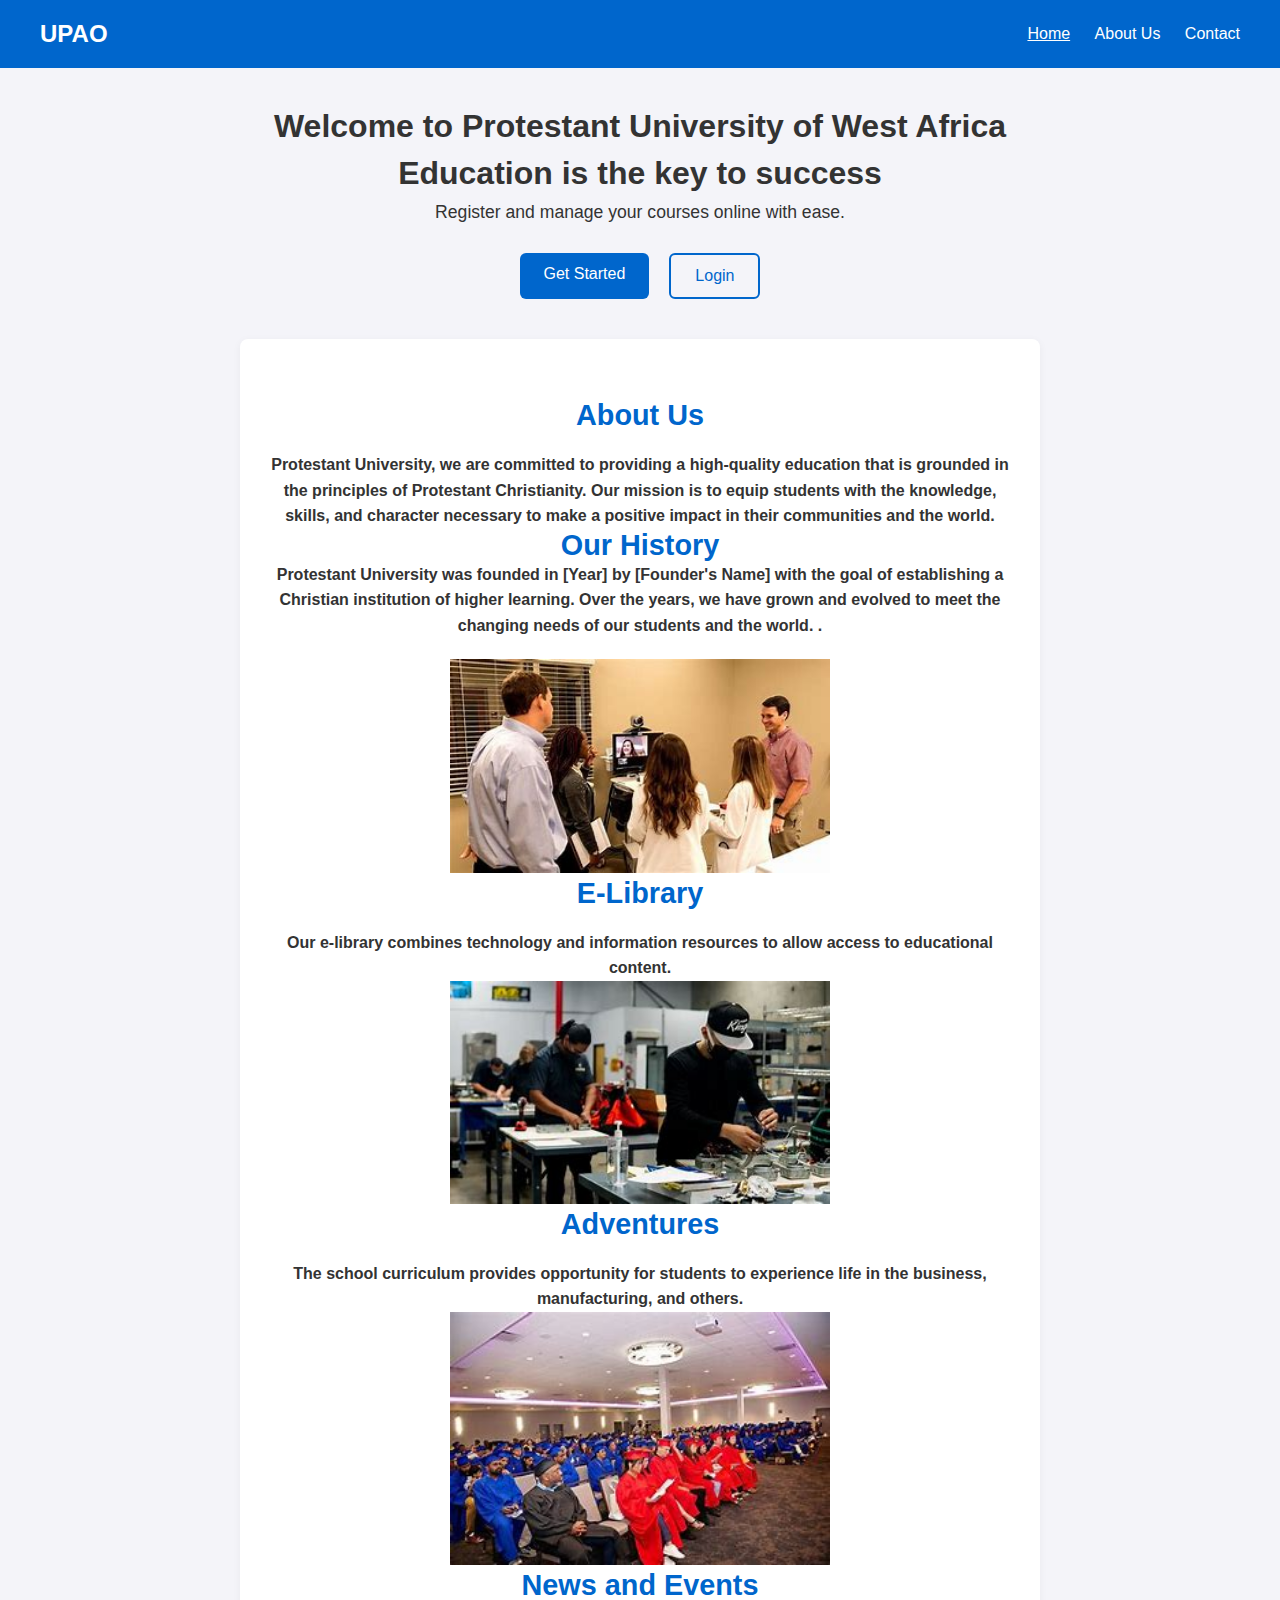
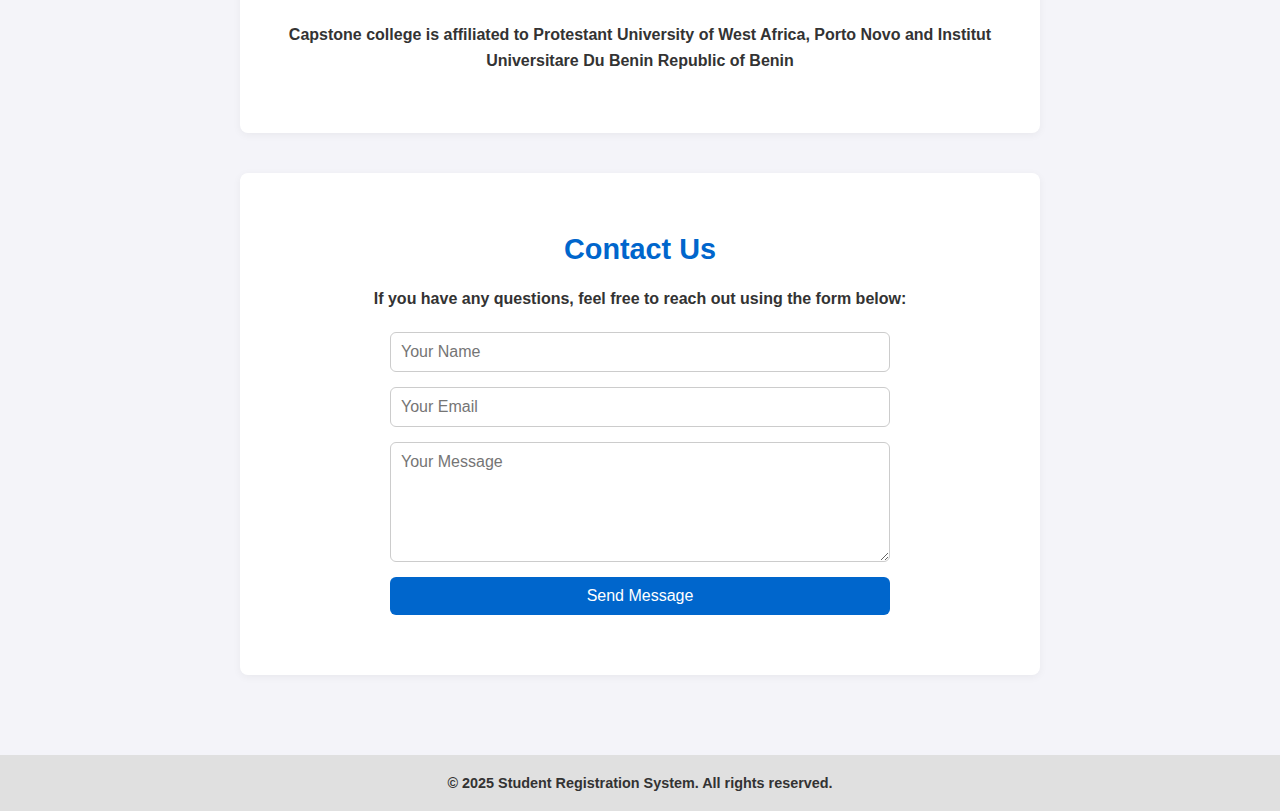
<file: index.html>
<!DOCTYPE html>
<html lang="en">
<head>
  <meta charset="UTF-8">
  <meta name="viewport" content="width=device-width, initial-scale=1.0">
  <title>Student Registration System</title>
  <link rel="stylesheet" href="Home.css">
</head>
<body>
  <header>
    <h1>UPAO</h1>
    <nav>
        
      <a href="index.html" class="active">Home</a>
      <a href="#about">About Us</a>
      <a href="#contact">Contact</a>
      
    </nav>
  </header>
  <main>
   
    <section class="hero">
      <h2>Welcome to Protestant University of West Africa</h2>
      <h2>Education is the key to success</h2>
      <p>Register and manage your courses online with ease.</p>
     
      <div class="img"></div>
      <div class="center">
      <div class="buttons">
        <a href="Registration.html" class="btn">Get Started</a>
        <a href="Login.html" class="btn outline">Login</a>
      </div>
    </section>

    <section id="about" class="info-section">
      <h2>About Us</h2>
      <p>
        <div class="about-section">
          <b><p>
           Protestant University, we are committed to providing a high-quality education that is grounded in the principles of Protestant Christianity.
             Our mission is to equip students with the knowledge, skills, and character necessary to make a positive impact in their communities and the world.
        </div>
        
        <h2 style="text-align:center">Our History
         <p>
          Protestant University was founded in [Year] by [Founder's Name] with the goal of establishing a Christian institution of higher learning. Over the years, 
          we have grown and evolved to meet the changing needs of our students and the world.
          .</h2>
        <div class="row">
          <div class="column">
            <div class="card">
              <img src="download (3).jfif" alt="" style="width:50%">
              <div class="container">
                <h2>E-Library</h2>
                <p class="title"></p>
                <p>Our e-library combines technology and information resources to allow access to educational content.
               
            
              </div>
            </div>
          </div>
        
          <div class="column">
            <div class="card">
              <img src="download.jfif" alt="" style="width:50%">
              <div class="container">
                <h2>Adventures</h2>
                <p class="title"></p>
                <p>The school curriculum provides opportunity for students to experience life in the business, manufacturing, and others.</p>
              
                
              </div>
            </div>
          </div>
        
          <div class="column">
            <div class="card">
              <img src="download (1).jfif" alt="" style="width:50%">
              <div class="container">
                <h2>News and Events</h2>
                <p class="title"></p>
                <p>Capstone college is affiliated to Protestant University of West Africa, Porto Novo and Institut Universitare Du Benin Republic of Benin</p>
               
               
              </div>
      </p>
    </section>

  <section id="contact" class="info-section">
    <h2>Contact Us</h2>
    <p>If you have any questions, feel free to reach out using the form below:</p>
    
    <form class="contact-form" action="contact.php" method="POST">
      <input type="text" name="name" placeholder="Your Name" required />
      <input type="email" name="email" placeholder="Your Email" required />
      <textarea name="message" placeholder="Your Message" required></textarea>
      <button type="submit">Send Message</button>
    </form>
    </ul>
  </section>
</main>


  <footer>
    <p>&copy; 2025 Student Registration System. All rights reserved.</p>
  </footer>
</body>
</html>
</file>
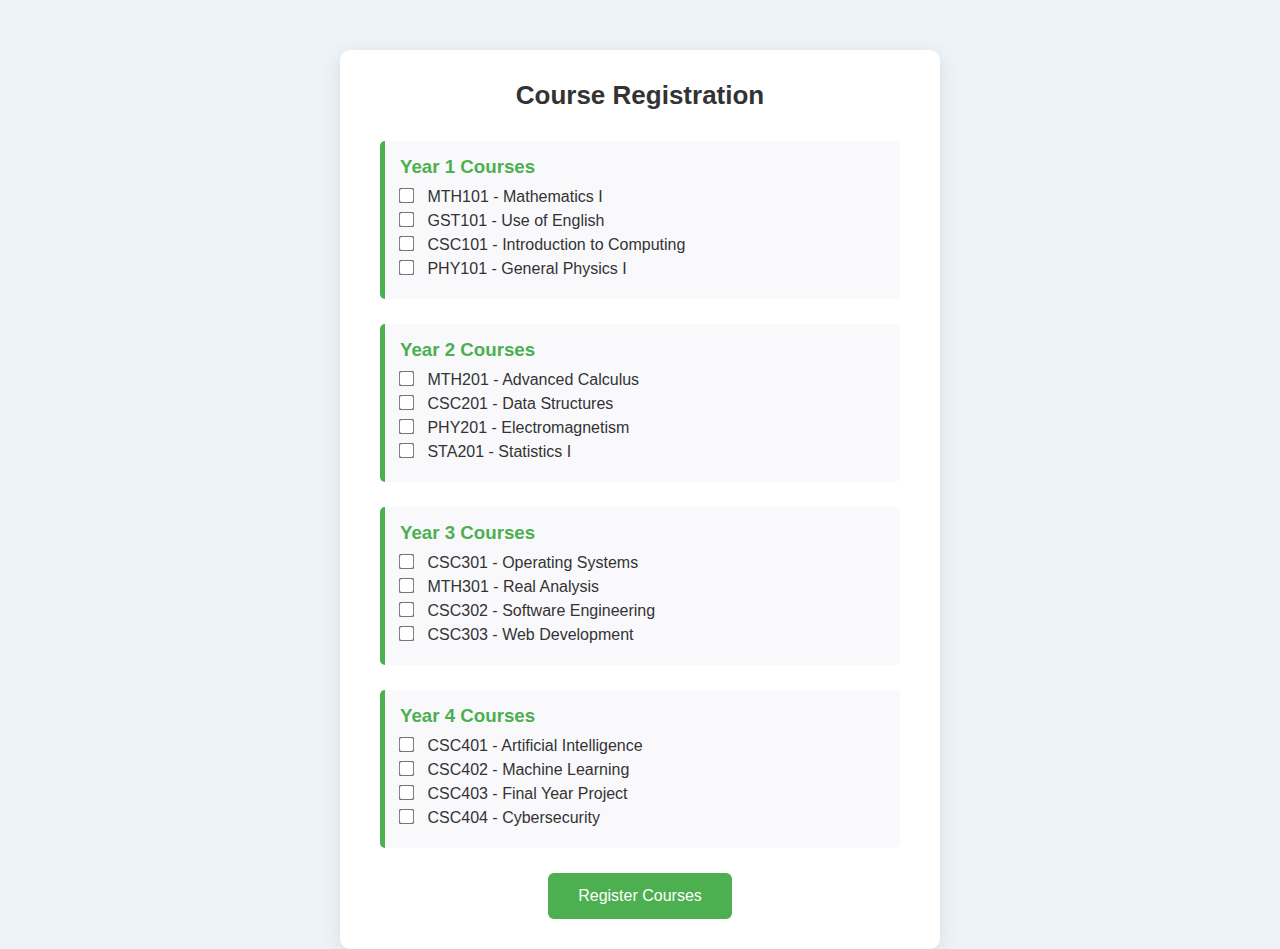
<file: course _registration.html>
<!DOCTYPE html>
<html lang="en">
<head>
    <title>Course Registration</title>
    <style>
        * {
            margin: 0;
            padding: 0;
            box-sizing: border-box;
        }

        body {
            font-family: 'Segoe UI', Tahoma, Geneva, Verdana, sans-serif;
            background-color: #eef3f7;
            display: flex;
            justify-content: center;
            align-items: flex-start;
            padding-top: 50px;
            min-height: 100vh;
        }

        .registration-container {
            background-color: white;
            padding: 30px 40px;
            border-radius: 10px;
            box-shadow: 0 5px 20px rgba(0, 0, 0, 0.1);
            width: 600px;
        }

        h2 {
            text-align: center;
            color: #333;
            margin-bottom: 30px;
            font-size: 26px;
        }

        .year-section {
            margin-bottom: 25px;
            padding: 15px;
            background-color: #f9f9fc;
            border-left: 5px solid #4CAF50;
            border-radius: 5px;
        }

        .year-section h3 {
            margin-bottom: 10px;
            color: #4CAF50;
        }

        .year-section label {
            display: block;
            margin: 6px 0;
            font-size: 16px;
            color: #333;
        }

        input[type="checkbox"] {
            margin-right: 10px;
            transform: scale(1.2);
        }

        .form-action {
            text-align: center;
            margin-top: 20px;
        }

        .submit-btn {
            background-color: #4CAF50;
            color: white;
            padding: 14px 30px;
            border: none;
            border-radius: 6px;
            font-size: 16px;
            cursor: pointer;
            transition: background-color 0.3s ease;
        }

        .submit-btn:hover {
            background-color: #45a049;
        }
    </style>
</head>
<body>
    <div class="registration-container">
        <h2>Course Registration</h2>
        <form onsubmit="return showSuccessMessage();">

            <div class="year-section">
                <h3>Year 1 Courses</h3>
                <label><input type="checkbox" name="courses[]" value="MTH101"> MTH101 - Mathematics I</label>
                <label><input type="checkbox" name="courses[]" value="GST101"> GST101 - Use of English</label>
                <label><input type="checkbox" name="courses[]" value="CSC101"> CSC101 - Introduction to Computing</label>
                <label><input type="checkbox" name="courses[]" value="PHY101"> PHY101 - General Physics I</label>
            </div>

            <div class="year-section">
                <h3>Year 2 Courses</h3>
                <label><input type="checkbox" name="courses[]" value="MTH201"> MTH201 - Advanced Calculus</label>
                <label><input type="checkbox" name="courses[]" value="CSC201"> CSC201 - Data Structures</label>
                <label><input type="checkbox" name="courses[]" value="PHY201"> PHY201 - Electromagnetism</label>
                <label><input type="checkbox" name="courses[]" value="STA201"> STA201 - Statistics I</label>
            </div>

            <div class="year-section">
                <h3>Year 3 Courses</h3>
                <label><input type="checkbox" name="courses[]" value="CSC301"> CSC301 - Operating Systems</label>
                <label><input type="checkbox" name="courses[]" value="MTH301"> MTH301 - Real Analysis</label>
                <label><input type="checkbox" name="courses[]" value="CSC302"> CSC302 - Software Engineering</label>
                <label><input type="checkbox" name="courses[]" value="CSC303"> CSC303 - Web Development</label>
            </div>

            <div class="year-section">
                <h3>Year 4 Courses</h3>
                <label><input type="checkbox" name="courses[]" value="CSC401"> CSC401 - Artificial Intelligence</label>
                <label><input type="checkbox" name="courses[]" value="CSC402"> CSC402 - Machine Learning</label>
                <label><input type="checkbox" name="courses[]" value="CSC403"> CSC403 - Final Year Project</label>
                <label><input type="checkbox" name="courses[]" value="CSC404"> CSC404 - Cybersecurity</label>
            </div>

            <div class="form-action">
                <input type="submit" value="Register Courses" class="submit-btn">
            </div>
        </form>
    </div>

    <script>
        function showSuccessMessage() {
            alert("✅ Course registration successful!");
            return false; // Prevent form from submitting
        }
    </script>
</body>
</html>
</file>
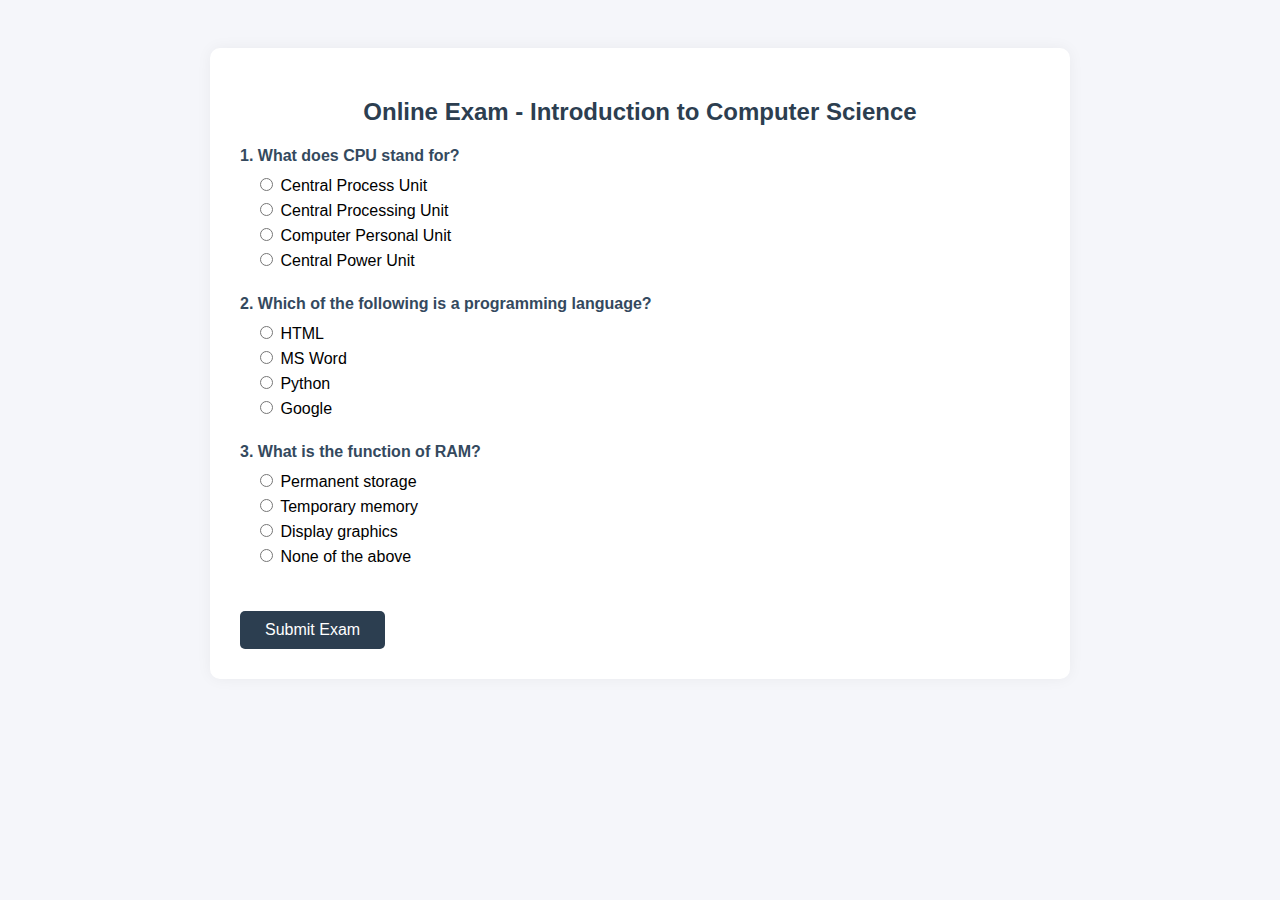
<file: exams.html>
<!DOCTYPE html>
<html lang="en">
<head>
 
  <title>Online Exam</title>
  <style>
    body {
      font-family: 'Segoe UI', sans-serif;
      background: #f5f6fa;
      padding: 40px;
    }

    .exam-container {
      max-width: 800px;
      margin: auto;
      background: #fff;
      padding: 30px;
      border-radius: 10px;
      box-shadow: 0 0 15px rgba(0,0,0,0.05);
    }

    h2 {
      text-align: center;
      color: #2c3e50;
    }

    .question {
      margin-bottom: 25px;
    }

    .question h4 {
      margin-bottom: 10px;
      color: #34495e;
    }

    label {
      display: block;
      margin-left: 15px;
      margin-bottom: 5px;
    }

    input[type="submit"] {
      margin-top: 20px;
      padding: 10px 25px;
      background: #2c3e50;
      color: #fff;
      border: none;
      border-radius: 5px;
      cursor: pointer;
      font-size: 16px;
    }

    input[type="submit"]:hover {
      background: #1a242f;
    }
  </style>
</head>
<body>

  <div class="exam-container">
    <h2>Online Exam - Introduction to Computer Science</h2>
    <form onsubmit="submitExam(event)">
      
      <div class="question">
        <h4>1. What does CPU stand for?</h4>
        <label><input type="radio" name="q1" value="a"> Central Process Unit</label>
        <label><input type="radio" name="q1" value="b"> Central Processing Unit</label>
        <label><input type="radio" name="q1" value="c"> Computer Personal Unit</label>
        <label><input type="radio" name="q1" value="d"> Central Power Unit</label>
      </div>

      <div class="question">
        <h4>2. Which of the following is a programming language?</h4>
        <label><input type="radio" name="q2" value="a"> HTML</label>
        <label><input type="radio" name="q2" value="b"> MS Word</label>
        <label><input type="radio" name="q2" value="c"> Python</label>
        <label><input type="radio" name="q2" value="d"> Google</label>
      </div>

      <div class="question">
        <h4>3. What is the function of RAM?</h4>
        <label><input type="radio" name="q3" value="a"> Permanent storage</label>
        <label><input type="radio" name="q3" value="b"> Temporary memory</label>
        <label><input type="radio" name="q3" value="c"> Display graphics</label>
        <label><input type="radio" name="q3" value="d"> None of the above</label>
      </div>

      <input type="submit" value="Submit Exam">
    </form>
  </div>

  <script>
    function submitExam(event) {
      event.preventDefault();
      alert("Your exam has been submitted successfully!");
      // You can add code here to process results or send to server
    }
  </script>

</body>
</html>
</file>
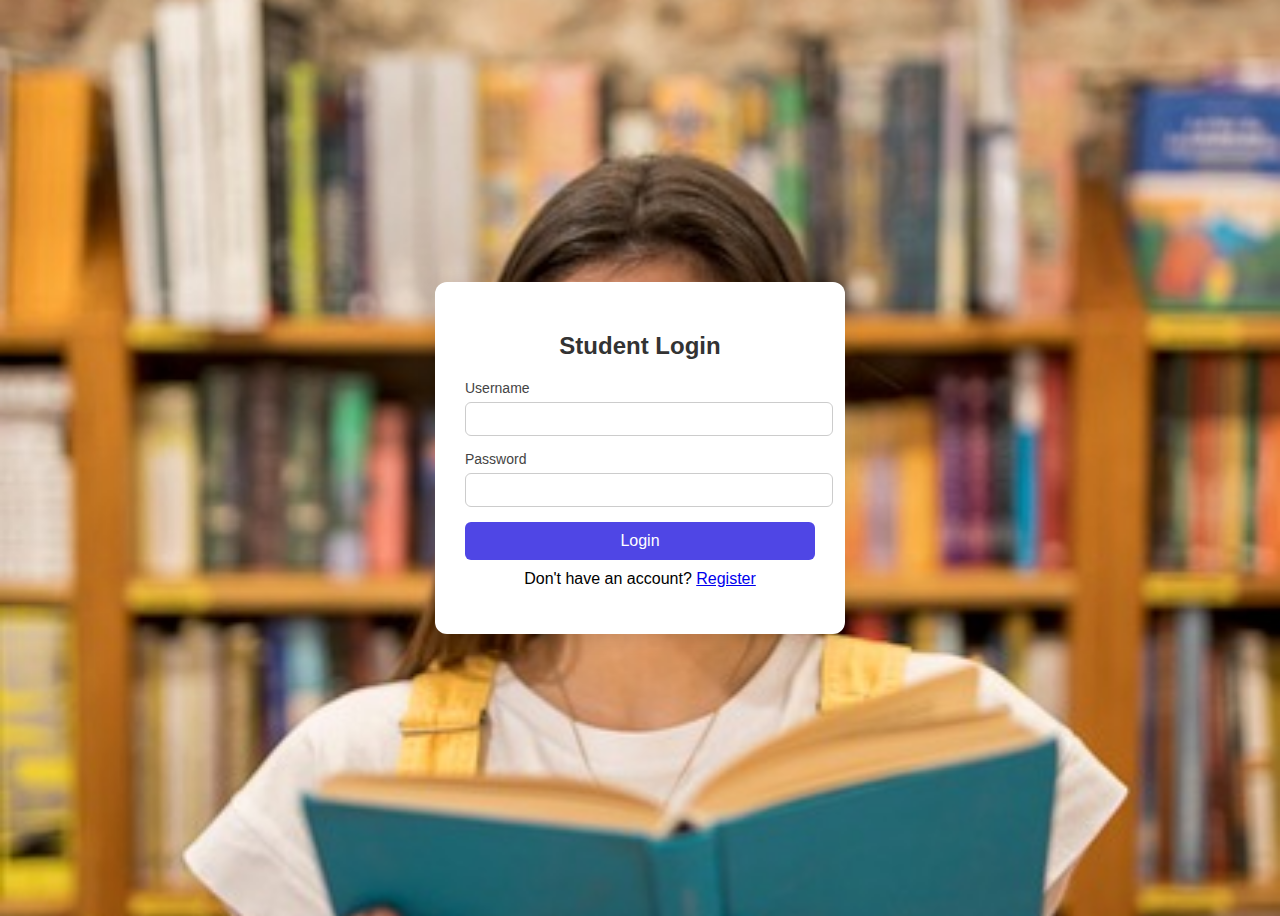
<file: Login.html>
<!DOCTYPE html>
<html lang="en">
<head>
 
  <title>Student Login</title>
  <link rel="stylesheet" href="Regist.css">
</head>
<body>
  <div class="form-container">
    <h2>Student Login</h2>
    <form onsubmit="return aj();">
      <div class="form-group">
        <label for="myusername">Username</label>
        <input type="text" id="myusername" required>
      </div>
      <div class="form-group">
        <label for="mypassword">Password</label>
        <input type="password" id="mypassword" required>
      </div>
      <button type="submit">Login</button>
      <p style="text-align:center; margin-top:10px;">
        Don't have an account? <a href="registration.html">Register</a>
      </p>
    </form>
  </div>

  <script>
    function aj() {
      const username = document.getElementById("myusername").value;
      const password = document.getElementById("mypassword").value;

      const storedName = localStorage.getItem("studentName");
      const storedPass = localStorage.getItem("studentPass");

      if (username === storedName && password === storedPass) {
        alert("Login successfully!");
        window.location.href = "student_dashboard.html";
      } else {
        alert("Incorrect username or password!");
      }

      return false;
    }
  </script>
</body>
</html>
</file>
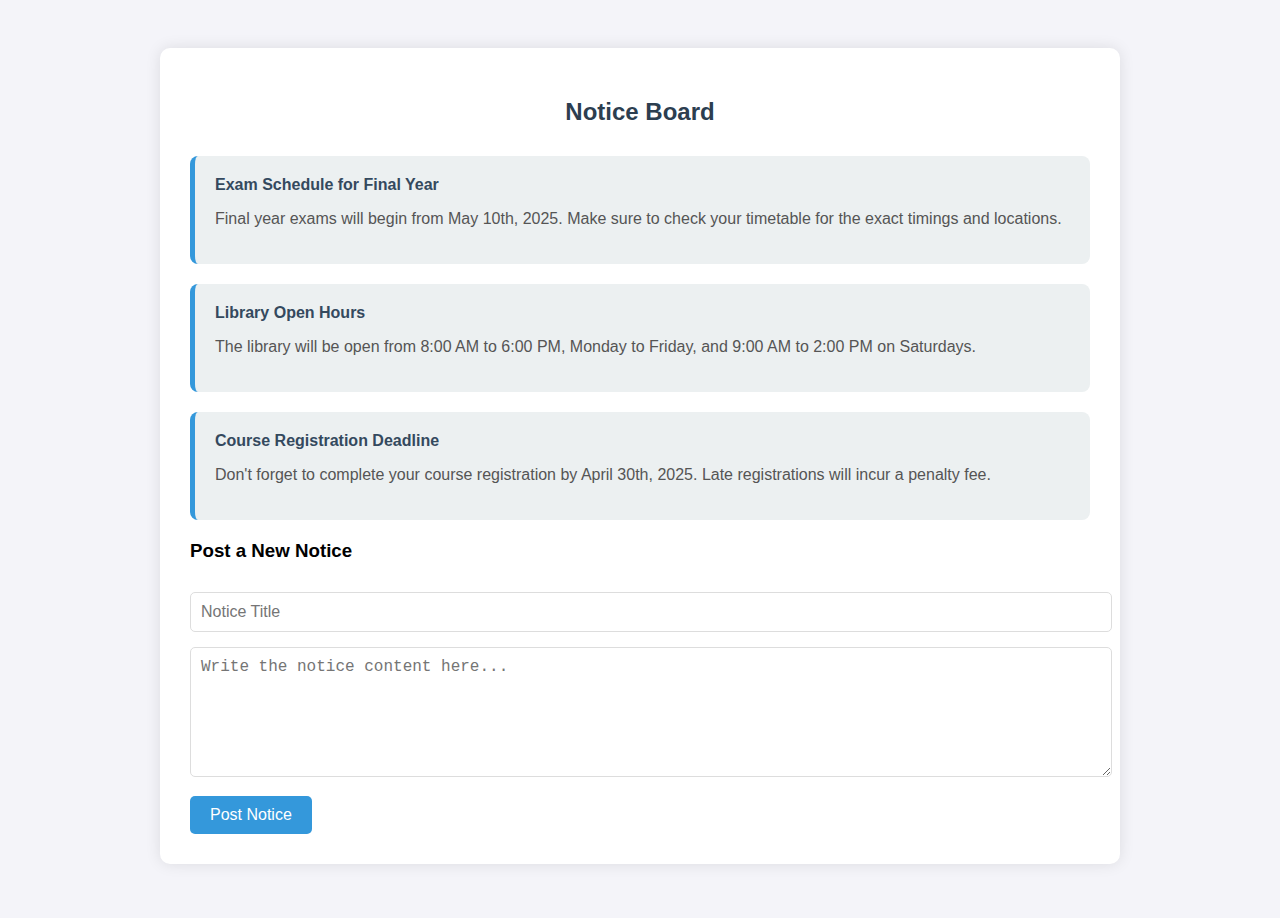
<file: notices.html>
<!DOCTYPE html>
<html lang="en">
<head>
  <meta charset="UTF-8">
  <title>Notice Board</title>
  <style>
    body {
      font-family: 'Segoe UI', sans-serif;
      background-color: #f4f4f9;
      padding: 40px;
    }

    .container {
      max-width: 900px;
      margin: auto;
      background: #fff;
      padding: 30px;
      border-radius: 10px;
      box-shadow: 0 0 15px rgba(0,0,0,0.1);
    }

    h2 {
      text-align: center;
      margin-bottom: 30px;
      color: #2c3e50;
    }

    .notice {
      background-color: #ecf0f1;
      padding: 20px;
      margin-bottom: 20px;
      border-left: 5px solid #3498db;
      border-radius: 8px;
    }

    .notice h4 {
      margin: 0;
      color: #34495e;
    }

    .notice p {
      color: #555;
    }

    form {
      margin-top: 30px;
    }

    input[type="text"], textarea {
      width: 100%;
      padding: 10px;
      margin-bottom: 15px;
      border: 1px solid #ddd;
      border-radius: 5px;
      font-size: 16px;
    }

    input[type="submit"] {
      padding: 10px 20px;
      background-color: #3498db;
      color: white;
      border: none;
      border-radius: 5px;
      cursor: pointer;
      font-size: 16px;
    }

    input[type="submit"]:hover {
      background-color: #2980b9;
    }
  </style>
</head>
<body>

  <div class="container">
    <h2>Notice Board</h2>

    <div class="notice">
      <h4>Exam Schedule for Final Year</h4>
      <p>Final year exams will begin from May 10th, 2025. Make sure to check your timetable for the exact timings and locations.</p>
    </div>

    <div class="notice">
      <h4>Library Open Hours</h4>
      <p>The library will be open from 8:00 AM to 6:00 PM, Monday to Friday, and 9:00 AM to 2:00 PM on Saturdays.</p>
    </div>

    <div class="notice">
      <h4>Course Registration Deadline</h4>
      <p>Don't forget to complete your course registration by April 30th, 2025. Late registrations will incur a penalty fee.</p>
    </div>

    <h3>Post a New Notice</h3>
    <form action="submit_notice.php" method="post">
      <input type="text" name="notice_title" placeholder="Notice Title" required>
      <textarea name="notice_content" rows="6" placeholder="Write the notice content here..." required></textarea>
      <input type="submit" value="Post Notice">
    </form>
  </div>

</body>
</html>
</file>
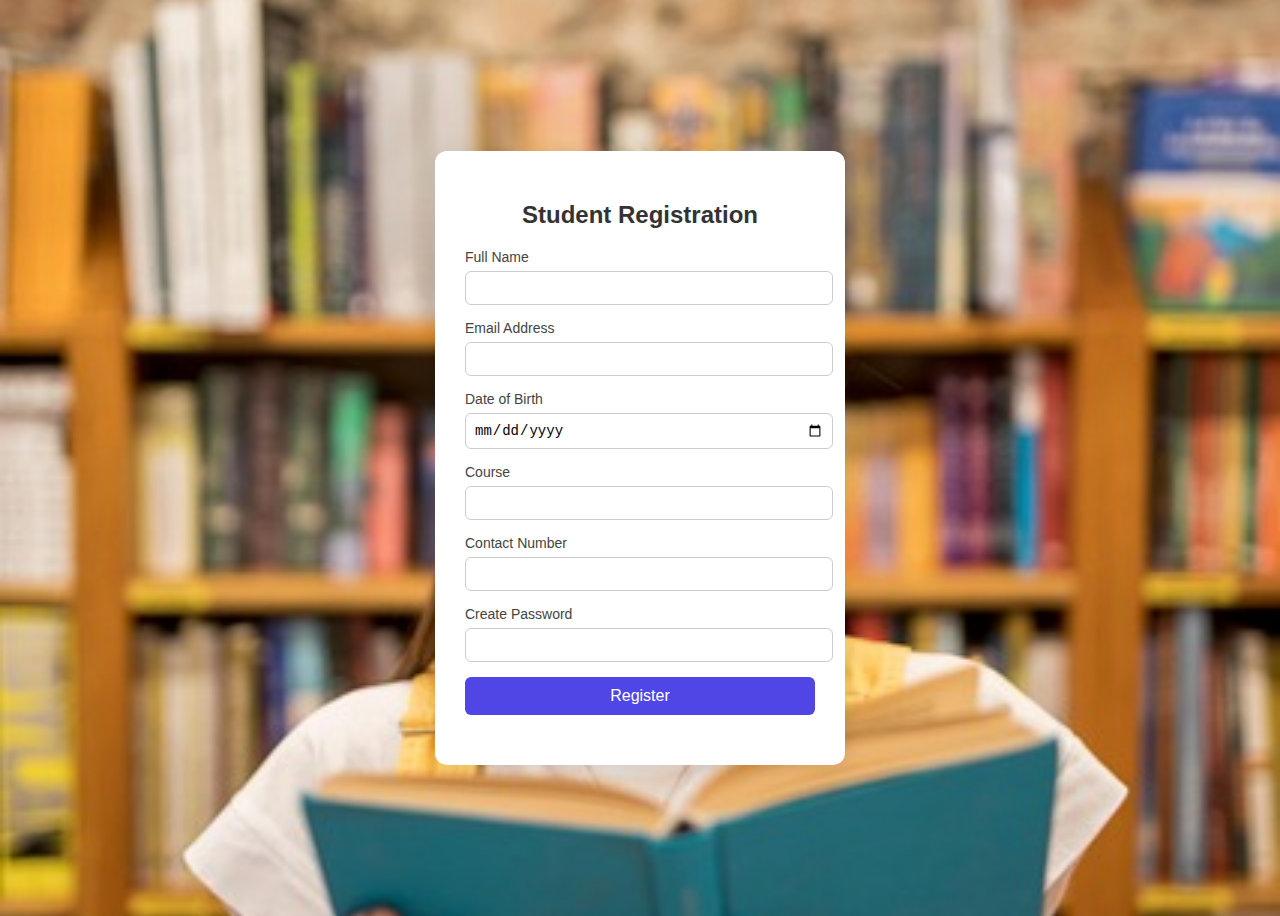
<file: Registration.html>
<!DOCTYPE html>
<html lang="en">
<head>
  <title>Student Registration</title>
  <link rel="stylesheet" href="Regist.css">
</head>
<body>
  <div class="form-container">
    <h2>Student Registration</h2>
    <form id="registrationForm">
      <div class="form-group">
        <label for="name">Full Name</label>
        <input type="text" id="name" required>
      </div>
      <div class="form-group">
        <label for="email">Email Address</label>
        <input type="email" id="email" required>
      </div>
      <div class="form-group">
        <label for="dob">Date of Birth</label>
        <input type="date" id="dob" required>
      </div>
      <div class="form-group">
        <label for="course">Course</label>
        <input type="text" id="course" required>
      </div>
      <div class="form-group">
        <label for="contact">Contact Number</label>
        <input type="text" id="contact" required>
      </div>
      <div class="form-group">
        <label for="password">Create Password</label>
        <input type="password" id="password" required>
      </div>
      <button type="submit">Register</button>
      <div id="message"></div>
    </form>
  </div>

  <script>
    document.getElementById("registrationForm").addEventListener("submit", function (e) {
      e.preventDefault();

      const name = document.getElementById("name").value.trim();
      const email = document.getElementById("email").value.trim();
      const dob = document.getElementById("dob").value;
      const course = document.getElementById("course").value.trim();
      const contact = document.getElementById("contact").value.trim();
      const password = document.getElementById("password").value.trim();

      if (!name || !email || !dob || !course || !contact || !password) {
        alert("Please fill in all fields");
        return;
      }

      localStorage.setItem("studentName", name);
      localStorage.setItem("studentPass", password);
      alert("Registration successful!");
      window.location.href = "login.html";
    });
  </script>
</body>
</html>
</file>
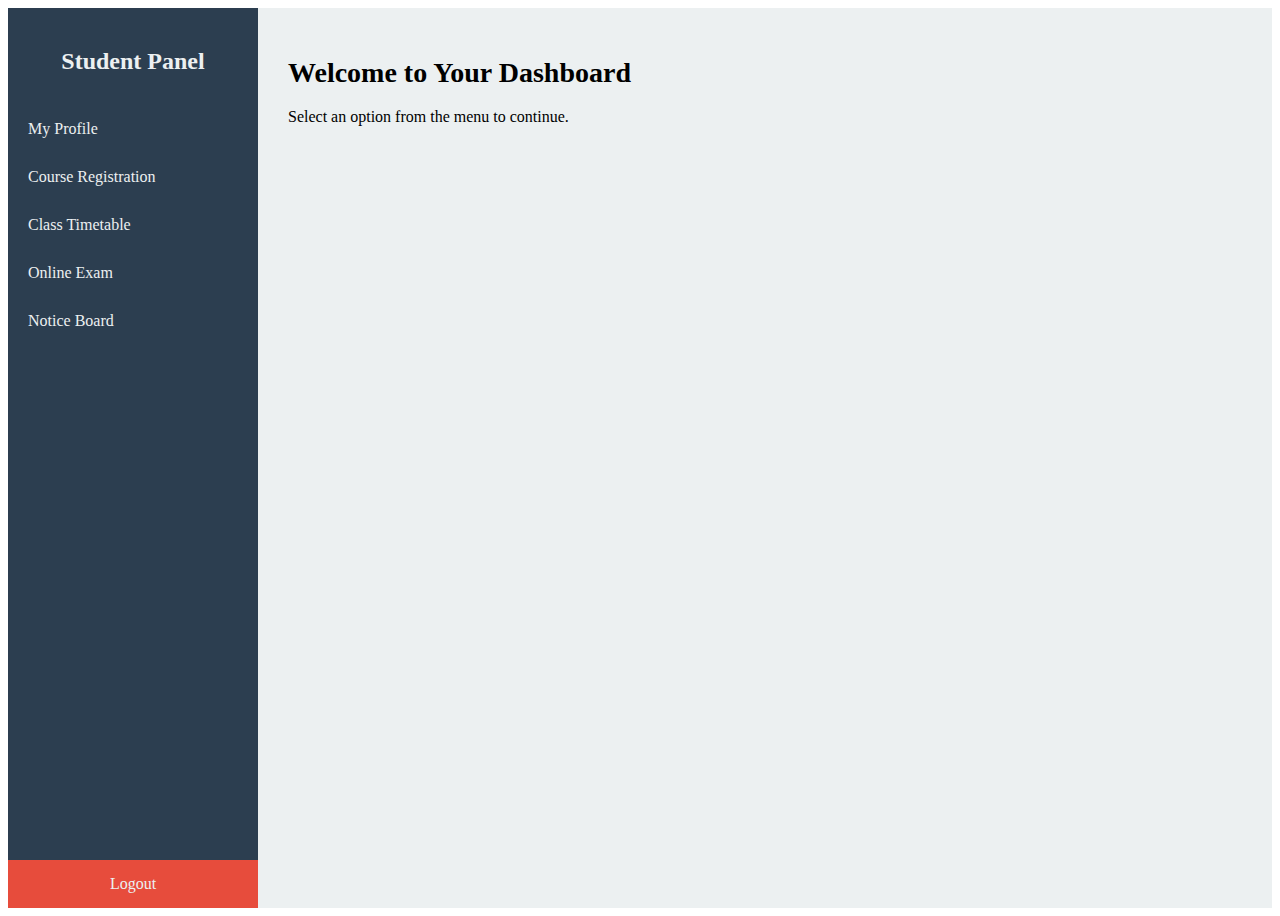
<file: Student_dashboard.html>
<!DOCTYPE html>
<html lang="en">
<head>
   
    <title>Student Dashboard</title>
    <style>
        /* Sidebar styles */
        .dashboard {
            display: flex;
            min-height: 100vh;
        }

        .sidebar {
            width: 250px;
            background-color: #2c3e50;
            color: #fff;
            display: flex;
            flex-direction: column;
            padding-top: 20px;
        }

        .sidebar h2 {
            text-align: center;
            margin-bottom: 30px;
            font-size: 24px;
            color: #ecf0f1;
        }

        .sidebar a {
            padding: 15px 20px;
            text-decoration: none;
            color: #ecf0f1;
            display: block;
            transition: background 0.3s;
        }

        .sidebar a:hover,
        .sidebar a.active {
            background-color: #34495e;
        }

        .main-content {
            flex: 1;
            padding: 30px;
            background-color: #ecf0f1;
        }

        .main-content h1 {
            font-size: 28px;
        }

        .logout {
            margin-top: auto;
            padding: 15px 20px;
            background-color: #e74c3c;
            color: white;
            text-align: center;
            text-decoration: none;
        }

        .logout:hover {
            background-color: #c0392b;
        }
    </style>
</head>
<body>

<div class="dashboard">
    <div class="sidebar">
        <h2>Student Panel</h2>
        <a href="profile.html">My Profile</a>
        <a href="course _registration.html">Course Registration</a>
        <a href="timetable.html">Class Timetable</a>
        <a href="exams.html">Online Exam</a>
        <a href="notices.html">Notice Board</a>
        <a href="logout.html" class="logout">Logout</a>
    </div>

    <div class="main-content">
        <h1>Welcome to Your Dashboard</h1>
        <p>Select an option from the menu to continue.</p>
    </div>
</div>

</body>
</html>
</file>
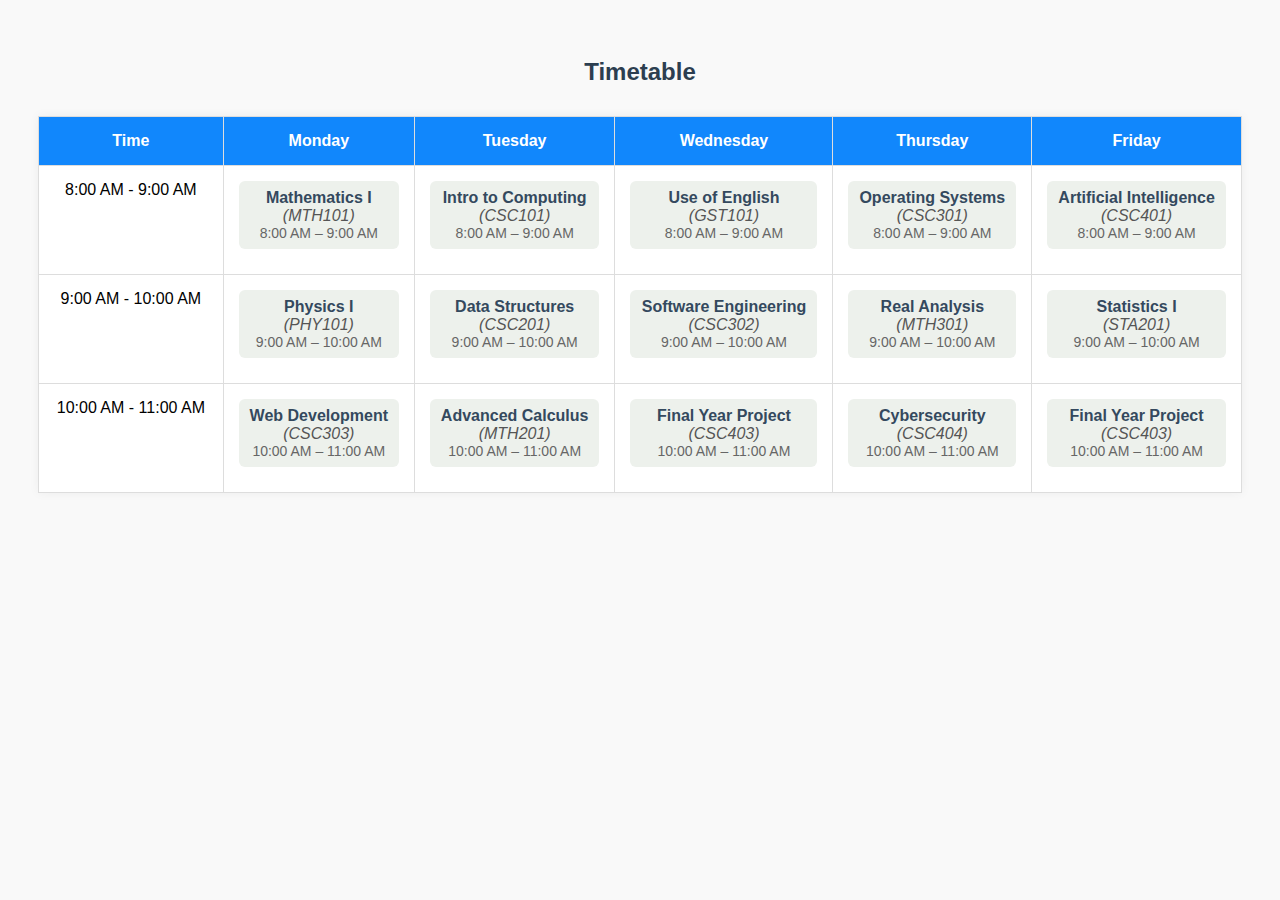
<file: timetable.html>
<!DOCTYPE html>
<html lang="en">
<head>
  <title>Timetable</title>
  <style>
    body {
      font-family: 'Segoe UI', sans-serif;
      background-color: #f9f9f9;
      padding: 30px;
    }

    h2 {
      text-align: center;
      margin-bottom: 30px;
      color: #2c3e50;
    }

    table {
      width: 100%;
      border-collapse: collapse;
      background-color: #fff;
      box-shadow: 0 0 10px rgba(0,0,0,0.05);
    }

    th, td {
      border: 1px solid #ddd;
      padding: 15px;
      text-align: center;
      vertical-align: top;
    }

    th {
      background-color: #1187fc;
      color: white;
      font-size: 16px;
    }

    td .course {
      margin-bottom: 10px;
      background-color: #edf1ec;
      padding: 8px;
      border-radius: 6px;
    }

    .course-title {
      font-weight: bold;
      color: #34495e;
    }

    .course-code {
      font-style: italic;
      color: #555;
    }

    .course-time {
      font-size: 14px;
      color: #666;
    }
  </style>
</head>
<body>

<h2>Timetable</h2>

<table>
  <tr>
    <th>Time</th>
    <th>Monday</th>
    <th>Tuesday</th>
    <th>Wednesday</th>
    <th>Thursday</th>
    <th>Friday</th>
  </tr>

  <tr>
    <td>8:00 AM - 9:00 AM</td>
    <td>
      <div class="course">
        <div class="course-title">Mathematics I</div>
        <div class="course-code">(MTH101)</div>
        <div class="course-time">8:00 AM – 9:00 AM</div>
      </div>
    </td>
    <td>
      <div class="course">
        <div class="course-title">Intro to Computing</div>
        <div class="course-code">(CSC101)</div>
        <div class="course-time">8:00 AM – 9:00 AM</div>
      </div>
    </td>
    <td>
      <div class="course">
        <div class="course-title">Use of English</div>
        <div class="course-code">(GST101)</div>
        <div class="course-time">8:00 AM – 9:00 AM</div>
      </div>
    </td>
    <td>
      <div class="course">
        <div class="course-title">Operating Systems</div>
        <div class="course-code">(CSC301)</div>
        <div class="course-time">8:00 AM – 9:00 AM</div>
      </div>
    </td>
    <td>
      <div class="course">
        <div class="course-title">Artificial Intelligence</div>
        <div class="course-code">(CSC401)</div>
        <div class="course-time">8:00 AM – 9:00 AM</div>
      </div>
    </td>
  </tr>

  <tr>
    <td>9:00 AM - 10:00 AM</td>
    <td>
      <div class="course">
        <div class="course-title">Physics I</div>
        <div class="course-code">(PHY101)</div>
        <div class="course-time">9:00 AM – 10:00 AM</div>
      </div>
    </td>
    <td>
      <div class="course">
        <div class="course-title">Data Structures</div>
        <div class="course-code">(CSC201)</div>
        <div class="course-time">9:00 AM – 10:00 AM</div>
      </div>
    </td>
    <td>
      <div class="course">
        <div class="course-title">Software Engineering</div>
        <div class="course-code">(CSC302)</div>
        <div class="course-time">9:00 AM – 10:00 AM</div>
      </div>
    </td>
    <td>
      <div class="course">
        <div class="course-title">Real Analysis</div>
        <div class="course-code">(MTH301)</div>
        <div class="course-time">9:00 AM – 10:00 AM</div>
      </div>
    </td>
    <td>
      <div class="course">
        <div class="course-title">Statistics I</div>
        <div class="course-code">(STA201)</div>
        <div class="course-time">9:00 AM – 10:00 AM</div>
      </div>
    </td>
  </tr>

  <tr>
    <td>10:00 AM - 11:00 AM</td>
    <td>
      <div class="course">
        <div class="course-title">Web Development</div>
        <div class="course-code">(CSC303)</div>
        <div class="course-time">10:00 AM – 11:00 AM</div>
      </div>
    </td>
    <td>
      <div class="course">
        <div class="course-title">Advanced Calculus</div>
        <div class="course-code">(MTH201)</div>
        <div class="course-time">10:00 AM – 11:00 AM</div>
      </div>
    </td>
    <td>
      <div class="course">
        <div class="course-title">Final Year Project</div>
        <div class="course-code">(CSC403)</div>
        <div class="course-time">10:00 AM – 11:00 AM</div>
      </div>
    </td>
    <td>
      <div class="course">
        <div class="course-title">Cybersecurity</div>
        <div class="course-code">(CSC404)</div>
        <div class="course-time">10:00 AM – 11:00 AM</div>
      </div>
    </td>
    <td>
      <div class="course">
        <div class="course-title">Final Year Project</div>
        <div class="course-code">(CSC403)</div>
        <div class="course-time">10:00 AM – 11:00 AM</div>
      </div>
    </td>
  </tr>

</table>

</body>
</html>
</file>
<file: Home.css>
* {
  margin: 0;
  padding: 0;
  box-sizing: border-box;
  font-family: "Segoe UI", sans-serif;
}

body {
  background-color: #f4f4f9;
  color: #333333;
  display: flex;
  flex-direction: column;
  min-height: 100vh;
}


.info-section {
  padding: 60px 20px;
  background-color: #fff;
  max-width: 800px;
  margin: 40px auto;
  text-align: center;
  border-radius: 8px;
  box-shadow: 0 2px 8px rgba(0,0,0,0.05);
}
.contact-form {
  display: flex;
  flex-direction: column;
  gap: 15px;
  margin-top: 20px;
  max-width: 500px;
  margin-left: auto;
  margin-right: auto;
}

.contact-form input,
.contact-form textarea {
  padding: 10px;
  border: 1px solid #ccc;
  border-radius: 6px;
  font-size: 1rem;
}

.contact-form textarea {
  resize: vertical;
  min-height: 120px;
}

.contact-form button {
  background-color: #0066cc;
  color: white;
  padding: 10px;
  font-size: 1rem;
  border: none;
  border-radius: 6px;
  cursor: pointer;
}

.contact-form button:hover {
  background-color: #004b99;
}

/* Responsive adjustments */
@media (max-width: 768px) {
  header {
    flex-direction: column;
    text-align: center;
  }

  nav {
    margin-top: 10px;
  }

  .buttons {
    flex-direction: column;
    gap: 10px;
  }
}

.info-section h2 {
  font-size: 1.8rem;
  color: #0066cc;
  margin-bottom: 20px;
}

.info-section p, .info-section ul {
  font-size: 1rem;
  color: #333;
  line-height: 1.6;
}

.info-section ul {
  list-style-type: none;
  padding: 0;
}

header {
  background-color: #0066cc;
  color: white;
  padding: 20px 40px;
  display: flex;
  justify-content: space-between;
  align-items: center;
}

header h1 {
  font-size: 1.5rem;
}

nav a {
  color: white;
  margin-left: 20px;
  text-decoration: none;
  font-weight: 500;
}

nav a.active, nav a:hover {
  text-decoration: underline;
}

main {
  flex: 1;
  padding: 40px;
  text-align: center;
}

.hero h2 {
  font-size: 2rem;
  margin-bottom: 10px;
}

.hero p {
  font-size: 1.1rem;
  margin-bottom: 30px;
}

.buttons {
  display: flex;
  justify-content: center;
  gap: 20px;
}

.btn {
  background-color: #0066cc;
  color: white;
  padding: 12px 24px;
  border-radius: 6px;
  text-decoration: none;
  font-size: 1rem;
  transition: background 0.3s ease;
}

.btn:hover {
  background-color: #0055aa;
}

.btn.outline {
  background-color: transparent;
  border: 2px solid #0066cc;
  color: #0066cc;
}

.btn.outline:hover {
  background-color: #0066cc;
  color: white;
}

footer {
  text-align: center;
  padding: 20px;
  background-color: #e0e0e0;
  font-size: 0.9rem;
}
</file>
<file: Regist.css>
body {
  font-family: Arial, sans-serif;
  background: #f3f4f6;
  display: flex;
  justify-content: center;
  align-items: center;
  height: 100vh;
  background-size: cover;
 
  background-position: center;
  background-image: url("woman-8010479_640.jpg");
}

.container {
  background: white;
  padding: 30px;
  border-radius: 12px;
  box-shadow: 0 4px 20px rgba(0, 0, 0, 0.1);
  width: 350px;
}

.form-container {
  background: white;
  padding: 30px;
  border-radius: 12px;
  box-shadow: 0 4px 20px rgba(0, 0, 0, 0.1);
  width: 350px;
}

h2 {
  text-align: center;
  margin-bottom: 20px;
  color: #333;
}

.form-group {
  margin-bottom: 15px;
}

label {
  display: block;
  font-size: 14px;
  margin-bottom: 6px;
  color: #444;
}

input,
select {
  width: 100%;
  padding: 8px;
  font-size: 14px;
  border-radius: 6px;
  border: 1px solid #ccc;
}

button {
  width: 100%;
  padding: 10px;
  background: #4f46e5;
  color: white;
  border: none;
  border-radius: 6px;
  font-size: 16px;
  cursor: pointer;
  transition: background 0.3s ease;
}

button:hover {
  background: #3730a3;
}

#message {
  margin-top: 20px;
  text-align: center;
  font-weight: bold;
}
</file>
